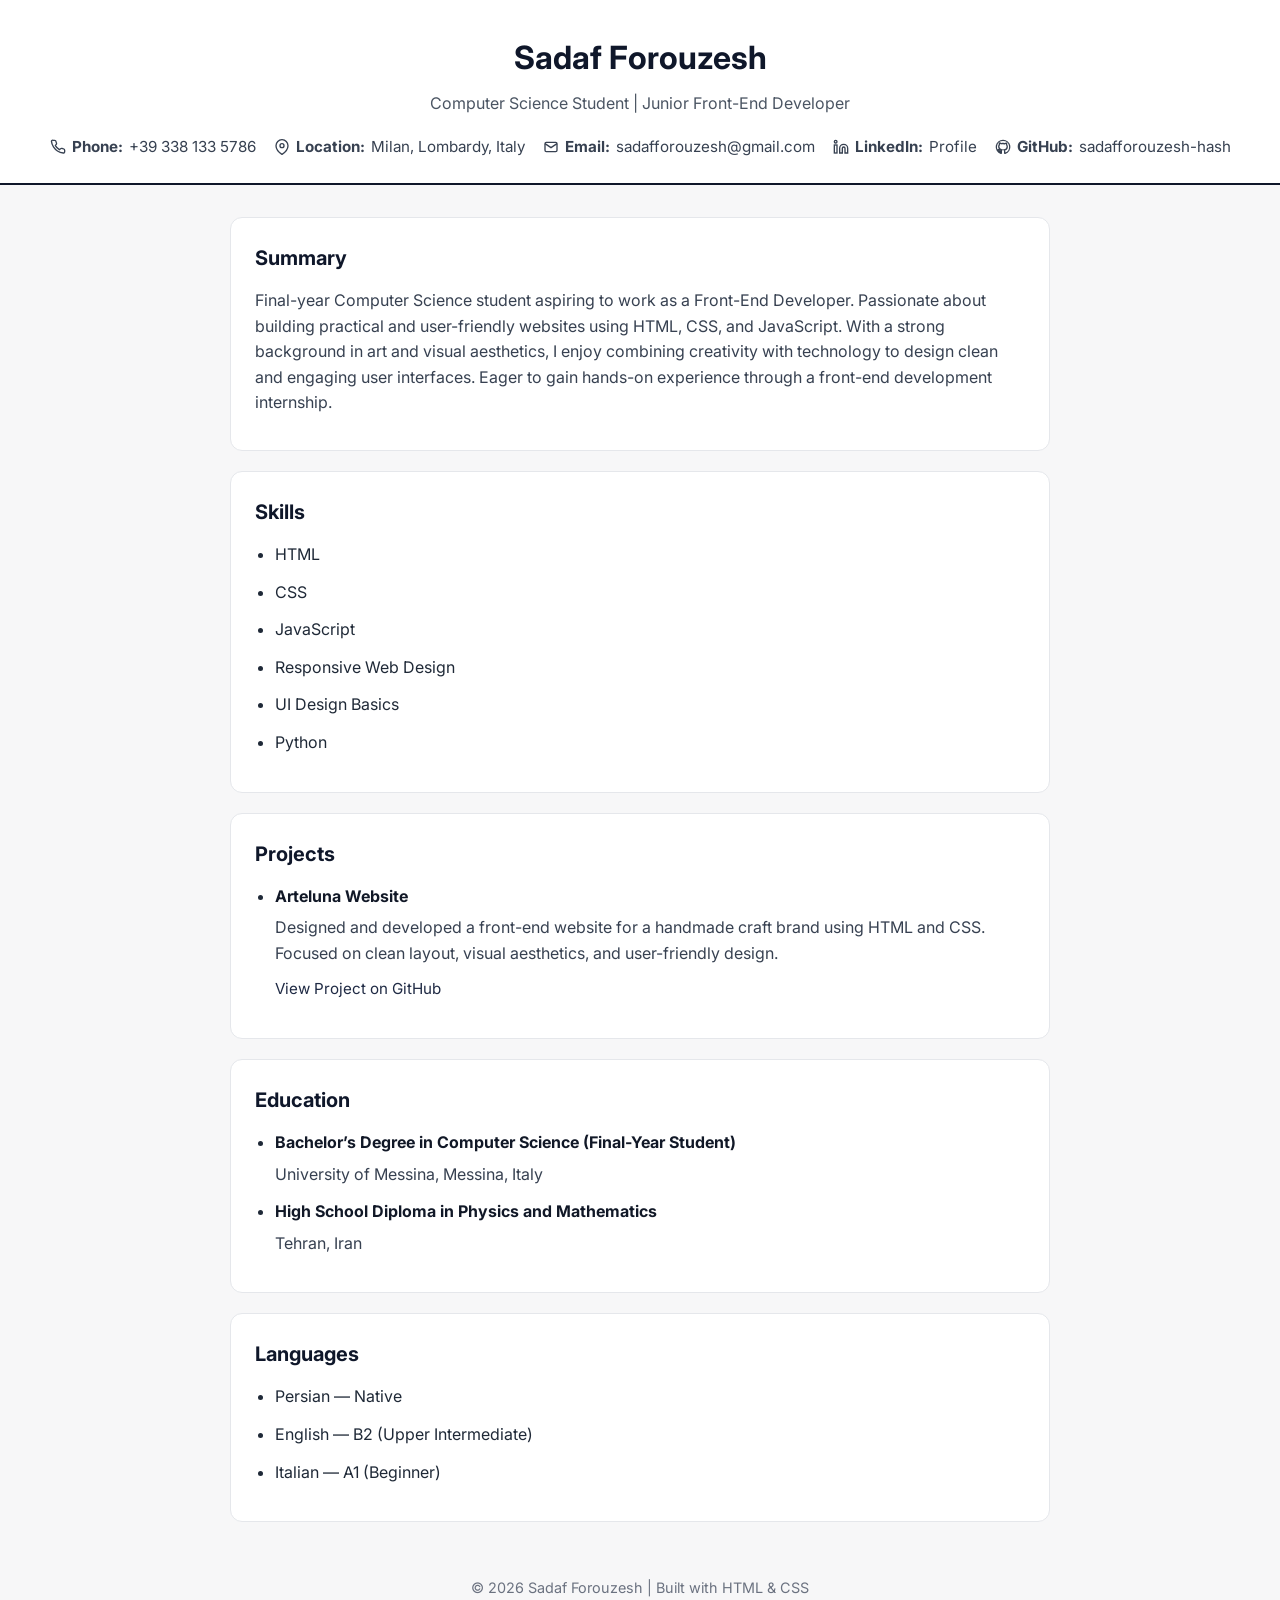
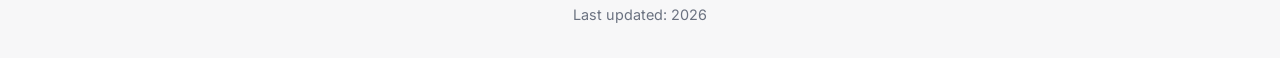
<file: index.html>
<!DOCTYPE html>
<html lang="en">
<head>
    <meta charset="UTF-8">
    <meta name="viewport" content="width=device-width, initial-scale=1.0">
    <meta name="description" content="Computer Science student seeking a front-end internship opportunity in Milan">
    <title>Sadaf Forouzesh | Front-End Developer CV</title>

    <link rel="preconnect" href="https://fonts.googleapis.com">
    <link rel="preconnect" href="https://fonts.gstatic.com" crossorigin>
    <link href="https://fonts.googleapis.com/css2?family=Inter:wght@400;500;600;700&display=swap" rel="stylesheet">

    <link rel="stylesheet" href="style.css">
</head>
<body>
    <header>
        <h1>Sadaf Forouzesh</h1>
        <p>Computer Science Student | Junior Front-End Developer</p>

        <address class="address">
            <a href="tel:+393381335786">
                <svg class="icon" xmlns="http://www.w3.org/2000/svg" viewBox="0 0 24 24" fill="none" stroke="currentColor" stroke-width="2">
                    <path d="M22 16.92V19a2 2 0 0 1-2.18 2 19.79 19.79 0 0 1-8.63-3.07 19.5 19.5 0 0 1-6-6 19.79 19.79 0 0 1-3.07-8.67A2 2 0 0 1 5 2h2a2 2 0 0 1 2 1.72c.12.81.37 1.6.73 2.34a2 2 0 0 1-.45 2.11L8.09 9.91a16 16 0 0 0 6 6l1.74-1.28a2 2 0 0 1 2.11-.45c.74.36 1.53.61 2.34.73A2 2 0 0 1 22 16.92z"/>
                </svg>
                <strong>Phone:</strong> +39 338 133 5786
            </a>

            <span>
                <svg class="icon" xmlns="http://www.w3.org/2000/svg" viewBox="0 0 24 24" fill="none" stroke="currentColor" stroke-width="2">
                    <path d="M21 10c0 7-9 13-9 13s-9-6-9-13a9 9 0 1 1 18 0z"/>
                    <circle cx="12" cy="10" r="3"/>
                </svg>
                <strong>Location:</strong> Milan, Lombardy, Italy
            </span>

            <a href="mailto:sadafforouzesh@gmail.com">
                <svg class="icon" xmlns="http://www.w3.org/2000/svg" viewBox="0 0 24 24" fill="none" stroke="currentColor" stroke-width="2">
                    <rect x="3" y="5" width="18" height="14" rx="2"/>
                    <path d="M3 7l9 6 9-6"/>
                </svg>
                <strong>Email:</strong> sadafforouzesh@gmail.com
            </a>

            <a href="https://www.linkedin.com/in/sadaf-forouzesh-356932303/" target="_blank" rel="noopener noreferrer">
                <svg class="icon" xmlns="http://www.w3.org/2000/svg" viewBox="0 0 24 24" fill="none" stroke="currentColor" stroke-width="2">
                    <path d="M16 8a6 6 0 0 1 6 6v7h-4v-7a2 2 0 0 0-4 0v7h-4v-7a6 6 0 0 1 6-6z"/>
                    <rect x="2" y="9" width="4" height="12"/>
                    <circle cx="4" cy="4" r="2"/>
                </svg>
                <strong>LinkedIn:</strong> Profile
            </a>
            <a href="https://github.com/sadafforouzesh-hash" target="_blank" rel="noopener noreferrer">
            <svg class="icon" xmlns="http://www.w3.org/2000/svg" 
            viewBox="0 0 24 24" fill="none" 
            stroke="currentColor" stroke-width="2">
            <path d="M12 2a10 10 0 0 0-3.16 19.49c.5.09.68-.22.68-.48
            0-.24-.01-1.05-.02-1.9-2.78.6-3.37-1.19-3.37-1.19
            -.46-1.16-1.11-1.47-1.11-1.47-.9-.61.07-.6.07-.6
            1 .07 1.53 1.03 1.53 1.03.9 1.53 2.34 1.09
            2.91.83.09-.65.35-1.09.63-1.34-2.22-.25-4.55-1.11-4.55-4.95
            0-1.09.39-1.99 1.03-2.69-.1-.26-.45-1.29.1-2.68
            0 0 .84-.27 2.75 1.02A9.6 9.6 0 0 1 12 6.8c.85.004
            1.7.115 2.5.337 1.9-1.29 2.74-1.02 2.74-1.02
            .55 1.39.21 2.42.1 2.68.64.7 1.03 1.6
            1.03 2.69 0 3.85-2.33 4.7-4.56 4.95
            .36.31.68.92.68 1.86
            0 1.34-.01 2.42-.01 2.75
            0 .27.18.58.69.48A10 10 0 0 0 12 2z"/>
            </svg>
            <strong>GitHub:</strong> sadafforouzesh-hash
            </a>
        </address>
    </header>

    <main>
        <section class="summary">
            <h2>Summary</h2>
            <div>
                <p>
                    Final-year Computer Science student aspiring to work as a Front-End Developer.
                    Passionate about building practical and user-friendly websites using HTML, CSS, and JavaScript.
                    With a strong background in art and visual aesthetics, I enjoy combining creativity with technology to design clean and engaging user interfaces.
                    Eager to gain hands-on experience through a front-end development internship.
                </p>
            </div>
        </section>
        <section class="skills">
            <h2>Skills</h2>
            <div>
                <ul>
                    <li>HTML</li>
                    <li>CSS</li>
                    <li>JavaScript</li>
                    <li>Responsive Web Design</li>
                    <li>UI Design Basics</li>
                    <li>Python</li>
                </ul>
            </div>
        </section>
        <section class="projects">
                <h2>Projects</h2>
                <div>
                    <ul>

                        <li>
                            <h5>Arteluna Website</h5>
                            <p>
                                Designed and developed a front-end website for a handmade craft brand using HTML and CSS.
                                Focused on clean layout, visual aesthetics, and user-friendly design.
                            </p>
                            <a href="https://github.com/sadafforouzesh-hash" target="_blank" rel="noopener noreferrer">
                                View Project on GitHub
                            </a>

                        </li>

                    </ul>
                </div>
        </section>

        <section class="education">
            <h2>Education</h2>
            <div>
                <ul>
                    <li>
                        <h5>Bachelor’s Degree in Computer Science (Final-Year Student)</h5>
                        <p>University of Messina, Messina, Italy</p>
                    </li>
                    <li>
                        <h5>High School Diploma in Physics and Mathematics</h5>
                        <p>Tehran, Iran</p>
                    </li>
                </ul>
            </div>
        </section>
        <section class="languages">
            <h2>Languages</h2>
            <div>
                <ul>
                    <li>Persian — Native</li>
                    <li>English — B2 (Upper Intermediate)</li>
                    <li>Italian — A1 (Beginner)</li>
                </ul>
            </div>
        </section>
    </main>
    <footer>
    <p>© 2026 Sadaf Forouzesh | Built with HTML & CSS</p>
    <p>Last updated: 2026</p>
    </footer>
</body>

</html>
</file>
<file: style.css>
* {
  box-sizing: border-box;
}

body {
  margin: 0;
  font-family: "Inter", Arial, sans-serif;
  line-height: 1.6;
  background: #f7f7f8;
  color: #1f2937;
}

header {
  background: #ffffff;
  text-align: center;
  padding: 32px 20px 24px;
  border-bottom: 2px solid #0f172a;
}

header h1 {
  margin: 0;
  font-size: 2rem;
  color: #0f172a;
}

header > p {
  margin: 8px 0 0;
  font-size: 1rem;
  color: #4b5563;
}

.address {
  margin-top: 18px;
  display: flex;
  flex-wrap: wrap;
  justify-content: center;
  gap: 10px 18px;
  font-style: normal;
}

.address a,
.address span {
  display: inline-flex;
  align-items: center;
  gap: 6px;
  color: #374151;
  text-decoration: none;
  font-size: 0.95rem;
}

.address a:hover {
  color: #0f172a;
  text-decoration: underline;
}

.icon {
  width: 16px;
  height: 16px;
  flex-shrink: 0;
}

main {
  max-width: 860px;
  margin: 32px auto;
  padding: 0 20px;
}

section {
  background: #ffffff;
  margin-bottom: 20px;
  padding: 24px;
  border: 1px solid #e5e7eb;
  border-radius: 12px;
}

section h2 {
  margin-top: 0;
  margin-bottom: 14px;
  font-size: 1.25rem;
  color: #0f172a;
}

section h5 {
  margin: 0 0 6px;
  font-size: 1rem;
  color: #111827;
}

section p {
  margin: 0 0 10px;
  color: #374151;
}

ul {
  margin: 0;
  padding-left: 20px;
}

li {
  margin-bottom: 12px;
}

.skills ul,
.languages ul,
.education ul,
.projects ul {
  margin: 0;
}

.projects a {
  color: #1f2a44;
  font-weight: 400;
  font-size: 0.95rem;
  text-decoration: none;
}

.projects a:hover {
  text-decoration: underline;
}

footer {
  text-align: center;
  padding: 18px 20px 28px;
  color: #6b7280;
  font-size: 0.9rem;
}

footer p {
  margin: 4px 0;
}

@media (max-width: 768px) {
  header {
    padding: 28px 16px 22px;
  }

  header h1 {
    font-size: 1.75rem;
  }

  header > p {
    font-size: 0.95rem;
  }

  .address {
    flex-direction: column;
    align-items: center;
    gap: 10px;
  }

  main {
    margin: 24px auto;
    padding: 0 14px;
  }

  section {
    padding: 20px;
  }

}
@media print {

  body {
    background: white;
  }

  header {
    border-bottom: 1px solid #ccc;
  }

  section {
    box-shadow: none;
    border: 1px solid #ddd;
  }

  footer {
    display: none;
  }

}
</file>
